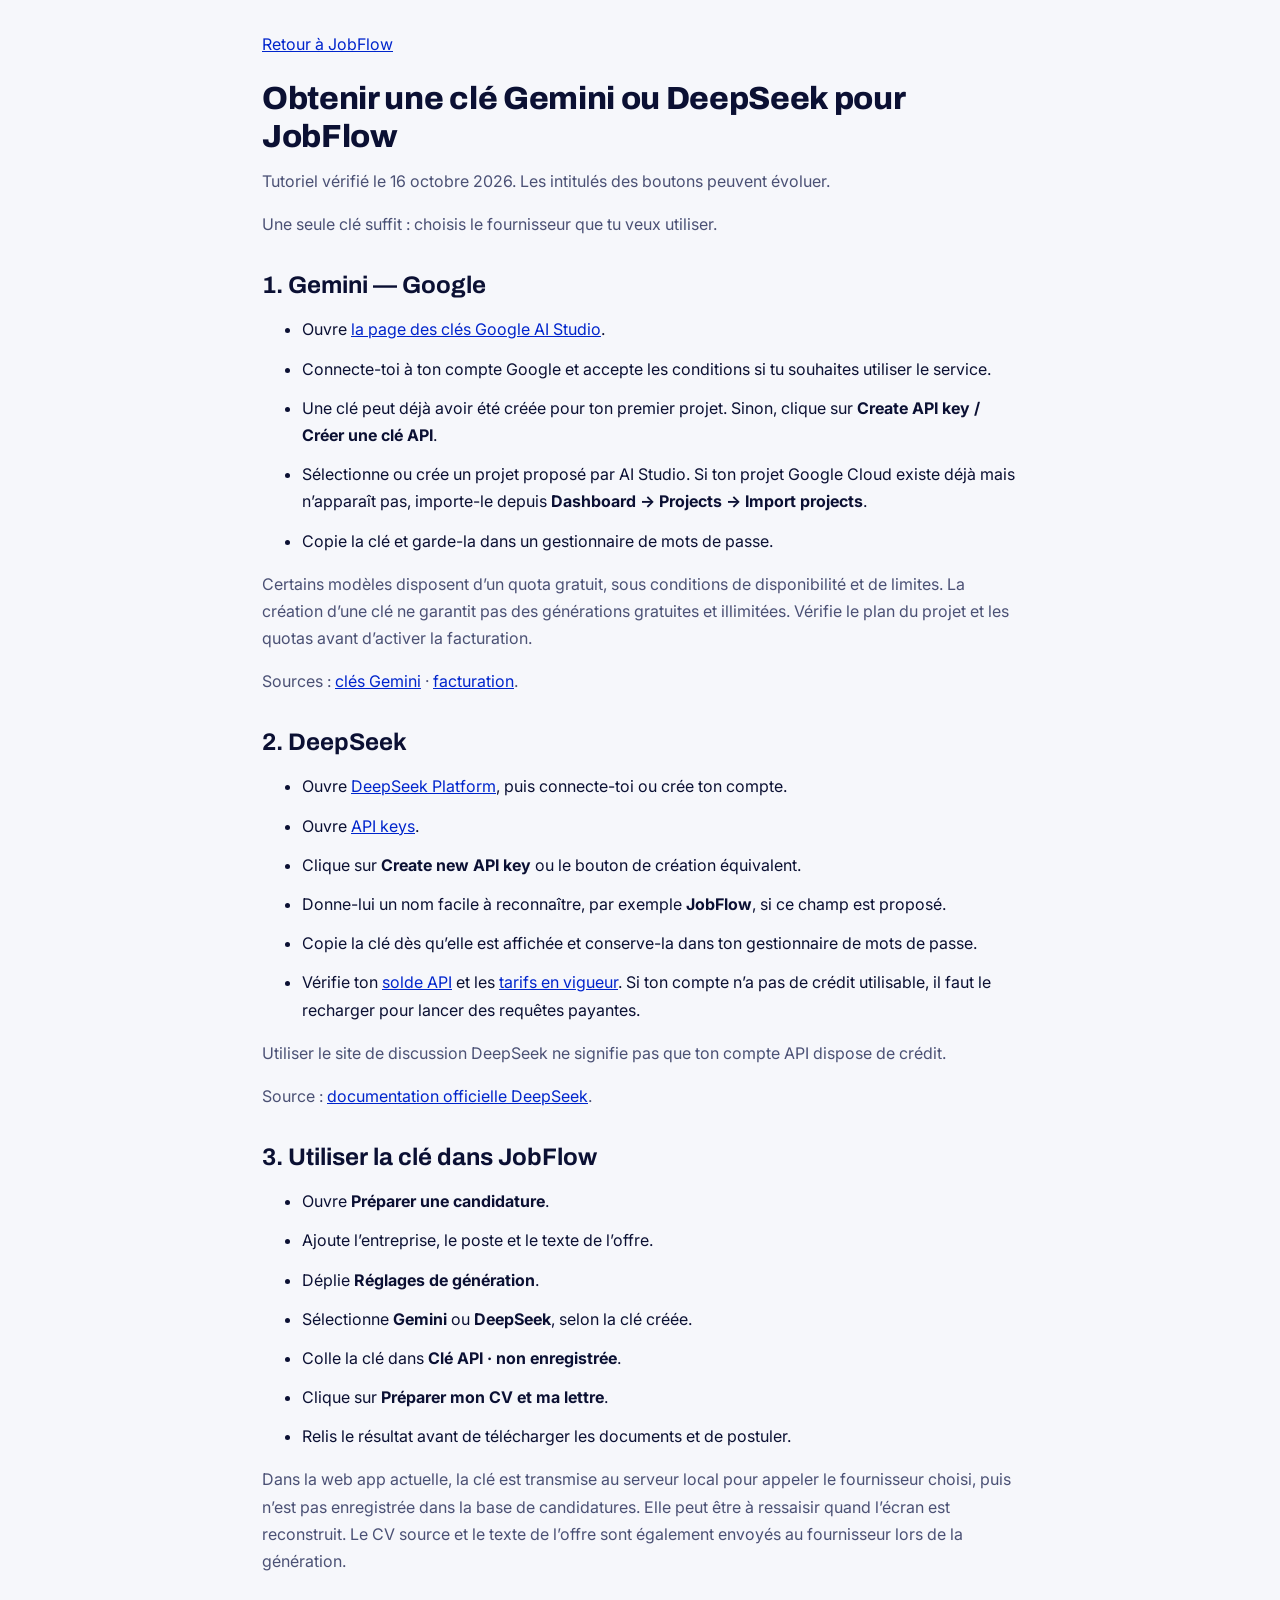
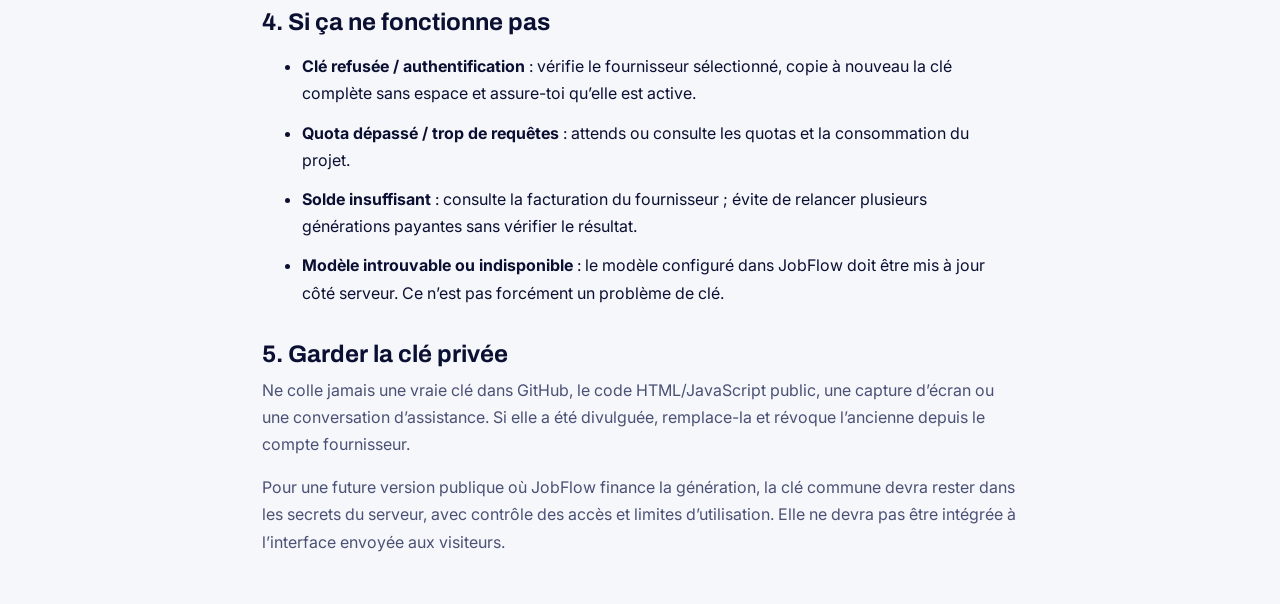
<file: web/api-keys.html>
<!doctype html><html lang="fr"><head><meta charset="utf-8"><meta name="viewport" content="width=device-width,initial-scale=1"><title>Clés API · JobFlow</title><link rel="stylesheet" href="styles.css"><style>main{max-width:820px}h2{margin-top:32px}li{margin-bottom:12px}p,li{line-height:1.7}h1{margin-top:24px}</style></head><body><main><a href="/#prepare">Retour à JobFlow</a><h1>Obtenir une clé Gemini ou DeepSeek pour JobFlow</h1><p>Tutoriel vérifié le 16 octobre 2026. Les intitulés des boutons peuvent évoluer.</p><p>Une seule clé suffit : choisis le fournisseur que tu veux utiliser.</p><h2>1. Gemini — Google</h2><ul><li>Ouvre <a href="https://aistudio.google.com/apikey" target="_blank" rel="noopener noreferrer">la page des clés Google AI Studio</a>.</li><li>Connecte-toi à ton compte Google et accepte les conditions si tu souhaites utiliser le service.</li><li>Une clé peut déjà avoir été créée pour ton premier projet. Sinon, clique sur <strong>Create API key / Créer une clé API</strong>.</li><li>Sélectionne ou crée un projet proposé par AI Studio. Si ton projet Google Cloud existe déjà mais n’apparaît pas, importe-le depuis <strong>Dashboard → Projects → Import projects</strong>.</li><li>Copie la clé et garde-la dans un gestionnaire de mots de passe.</li></ul><p>Certains modèles disposent d’un quota gratuit, sous conditions de disponibilité et de limites. La création d’une clé ne garantit pas des générations gratuites et illimitées. Vérifie le plan du projet et les quotas avant d’activer la facturation.</p><p>Sources : <a href="https://ai.google.dev/gemini-api/docs/api-key" target="_blank" rel="noopener noreferrer">clés Gemini</a> · <a href="https://ai.google.dev/gemini-api/docs/billing" target="_blank" rel="noopener noreferrer">facturation</a>.</p><h2>2. DeepSeek</h2><ul><li>Ouvre <a href="https://platform.deepseek.com/" target="_blank" rel="noopener noreferrer">DeepSeek Platform</a>, puis connecte-toi ou crée ton compte.</li><li>Ouvre <a href="https://platform.deepseek.com/api_keys" target="_blank" rel="noopener noreferrer">API keys</a>.</li><li>Clique sur <strong>Create new API key</strong> ou le bouton de création équivalent.</li><li>Donne-lui un nom facile à reconnaître, par exemple <strong>JobFlow</strong>, si ce champ est proposé.</li><li>Copie la clé dès qu’elle est affichée et conserve-la dans ton gestionnaire de mots de passe.</li><li>Vérifie ton <a href="https://platform.deepseek.com/balance" target="_blank" rel="noopener noreferrer">solde API</a> et les <a href="https://api-docs.deepseek.com/quick_start/pricing" target="_blank" rel="noopener noreferrer">tarifs en vigueur</a>. Si ton compte n’a pas de crédit utilisable, il faut le recharger pour lancer des requêtes payantes.</li></ul><p>Utiliser le site de discussion DeepSeek ne signifie pas que ton compte API dispose de crédit.</p><p>Source : <a href="https://api-docs.deepseek.com/" target="_blank" rel="noopener noreferrer">documentation officielle DeepSeek</a>.</p><h2>3. Utiliser la clé dans JobFlow</h2><ul><li>Ouvre <strong>Préparer une candidature</strong>.</li><li>Ajoute l’entreprise, le poste et le texte de l’offre.</li><li>Déplie <strong>Réglages de génération</strong>.</li><li>Sélectionne <strong>Gemini</strong> ou <strong>DeepSeek</strong>, selon la clé créée.</li><li>Colle la clé dans <strong>Clé API · non enregistrée</strong>.</li><li>Clique sur <strong>Préparer mon CV et ma lettre</strong>.</li><li>Relis le résultat avant de télécharger les documents et de postuler.</li></ul><p>Dans la web app actuelle, la clé est transmise au serveur local pour appeler le fournisseur choisi, puis n’est pas enregistrée dans la base de candidatures. Elle peut être à ressaisir quand l’écran est reconstruit. Le CV source et le texte de l’offre sont également envoyés au fournisseur lors de la génération.</p><h2>4. Si ça ne fonctionne pas</h2><ul><li><strong>Clé refusée / authentification</strong> : vérifie le fournisseur sélectionné, copie à nouveau la clé complète sans espace et assure-toi qu’elle est active.</li><li><strong>Quota dépassé / trop de requêtes</strong> : attends ou consulte les quotas et la consommation du projet.</li><li><strong>Solde insuffisant</strong> : consulte la facturation du fournisseur ; évite de relancer plusieurs générations payantes sans vérifier le résultat.</li><li><strong>Modèle introuvable ou indisponible</strong> : le modèle configuré dans JobFlow doit être mis à jour côté serveur. Ce n’est pas forcément un problème de clé.</li></ul><h2>5. Garder la clé privée</h2><p>Ne colle jamais une vraie clé dans GitHub, le code HTML/JavaScript public, une capture d’écran ou une conversation d’assistance. Si elle a été divulguée, remplace-la et révoque l’ancienne depuis le compte fournisseur.</p><p>Pour une future version publique où JobFlow finance la génération, la clé commune devra rester dans les secrets du serveur, avec contrôle des accès et limites d’utilisation. Elle ne devra pas être intégrée à l’interface envoyée aux visiteurs.</p></main></body></html>
</file>
<file: web/styles.css>
@import url("https://fonts.googleapis.com/css2?family=Archivo:wght@700;800&display=swap");
@import url("https://fonts.googleapis.com/css2?family=Inter:wght@400;600;700&display=swap");
:root {
  --brand:#0025CC; --brand-deep:#001A8F; --brand-soft:#E6EBFF; --brand-text:#0025CC;
  --on-brand:#FFFFFF; --spark:#FF7A1A; --ink:#0B1033; --ink-muted:#4B5175;
  --surface:#F6F7FB; --surface-raised:#FFFFFF; --line:#DCE0EC;
  --status-todo:#5E6485; --status-sent:#0025CC; --status-interview:#A34A00;
  --status-offer:#0B7A47; --status-closed:#8A3A3A;
  --font-display:"Archivo","Arial Black",system-ui,sans-serif;
  --font-sans:"Inter",system-ui,-apple-system,"Segoe UI",sans-serif;
  --space-1:4px; --space-2:8px; --space-3:12px; --space-4:16px;
  --space-6:24px; --space-8:32px; --space-12:48px;
  --radius-sm:6px; --radius-md:12px; --radius-lg:20px; --radius-pill:999px;
  --shadow-card:0 1px 2px rgba(11,16,51,.06),0 2px 8px rgba(11,16,51,.06);
  --shadow-lift:0 8px 24px rgba(11,16,51,.14);
  font:400 16px/24px var(--font-sans); color:var(--ink); background:var(--surface); color-scheme:light;
}
* { box-sizing:border-box; }
body { margin:0; }
button,input,textarea,select { font:inherit; }
button,a { -webkit-tap-highlight-color:transparent; touch-action:manipulation; }
button { cursor:pointer; }
a { color:var(--brand-text); }
svg.icon { width:20px; height:20px; stroke:currentColor; stroke-width:1.5; fill:none; stroke-linecap:round; stroke-linejoin:round; flex-shrink:0; }
h1,h2,p { margin-top:0; }
h1 { font:800 32px/38px var(--font-display); letter-spacing:-.01em; margin-bottom:12px; }
h2 { font:700 24px/30px var(--font-display); margin-bottom:8px; }
h3 { font:600 18px/24px var(--font-sans); margin:0 0 8px; }
p { color:var(--ink-muted); margin-bottom:16px; }
small,.small,.hint { font-size:14px; line-height:20px; color:var(--ink-muted); }
.label { font:700 12px/16px var(--font-sans); letter-spacing:.12em; text-transform:uppercase; }
button,.button { min-height:48px; padding:0 24px; border:1px solid var(--ink-muted); border-radius:var(--radius-md); background:var(--surface-raised); color:var(--ink); display:inline-flex; align-items:center; justify-content:center; gap:8px; font-weight:600; text-decoration:none; transition:background 150ms ease-out,border-color 150ms ease-out; }
button:disabled { opacity:.4; cursor:default; }
.primary { color:var(--on-brand); background:var(--brand); border-color:var(--brand); }
.ghost { background:none; border-color:transparent; color:var(--brand-text); padding:0 12px; }
.icon-button { width:48px; padding:0; }
button:active:not(:disabled) { background:var(--surface); }
.primary:active:not(:disabled) { background:var(--brand-deep); border-color:var(--brand-deep); }
:focus-visible { outline:2px solid var(--brand); outline-offset:3px; box-shadow:0 0 0 6px var(--brand-soft); }
[hidden] { display:none!important; }
.skip { position:fixed; top:-100px; left:16px; z-index:100; padding:12px; background:var(--surface-raised); }
.skip:focus { top:16px; }
.sidebar { position:fixed; inset:0 auto 0 0; width:240px; padding:32px 16px; border-right:1px solid var(--line); background:var(--surface-raised); display:flex; flex-direction:column; }
.brand { display:flex; align-items:center; gap:12px; padding:0 12px; text-decoration:none; color:var(--ink); font:800 24px/30px var(--font-display); }
.logo-mark { display:block; position:relative; width:32px; height:32px; flex-shrink:0; overflow:hidden; background:#0025CC; border-radius:6px; }
.logo-mark img { position:absolute; max-width:none; width:160px; height:160px; left:-59px; top:-50px; }
.sidebar nav { margin-top:48px; display:grid; gap:8px; }
.sidebar nav a { display:flex; gap:12px; align-items:center; padding:12px 16px; min-height:48px; color:var(--ink-muted); border-radius:12px; text-decoration:none; }
.sidebar nav a.active { color:var(--brand-text); background:var(--brand-soft); font-weight:600; }
.sidebar-bottom { margin-top:auto; padding:24px 12px 0; }
.sidebar-bottom p { margin-bottom:8px; }
.goal-setting { display:flex; align-items:center; justify-content:space-between; gap:8px; margin-bottom:16px; }
.goal-setting label { font-size:14px; font-weight:400; margin:0; }
.goal-setting input { width:60px; min-height:44px; padding:8px; }
.local { display:flex; gap:8px; align-items:center; font-size:12px; line-height:20px; }
.workspace { margin-left:240px; }
.topbar { min-height:80px; display:flex; gap:16px; align-items:center; justify-content:space-between; padding:16px 32px; border-bottom:1px solid var(--line); background:var(--surface-raised); }
.topbar .small { margin:0; }
.header-right { display:flex; gap:16px; align-items:center; }
.weekly { border-radius:999px; background:var(--brand-soft); color:var(--brand-text); padding:8px 16px; font-size:14px; line-height:20px; font-weight:600; white-space:nowrap; }
.weekly.reached { background:var(--spark); color:var(--ink); }
.account { display:grid; place-items:center; width:36px; height:36px; border-radius:50%; background:var(--surface); color:var(--ink-muted); font-size:12px; font-weight:700; }
.mobile-brand { display:none; }
main { padding:32px; max-width:1664px; margin:auto; }
.intro { display:flex; justify-content:space-between; align-items:center; gap:24px; margin-bottom:32px; }
.intro p { margin:0; max-width:65ch; }
.intro .primary { flex-shrink:0; }
.toolbar { display:flex; justify-content:space-between; gap:16px; margin-bottom:24px; align-items:center; }
.search { display:flex; align-items:center; gap:8px; max-width:360px; width:100%; }
.search input { width:100%; background:var(--surface-raised); }
.toolbar .small { margin:0; }
.board { display:grid; grid-template-columns:repeat(4,minmax(0,1fr)); gap:24px; align-items:start; }
.column { min-width:0; min-height:360px; border-radius:12px; padding:0 0 16px; transition:background 150ms ease-out; }
.column.drop-target { background:var(--brand-soft); }
.column-heading { display:flex; align-items:center; gap:8px; min-height:40px; margin-bottom:16px; }
.column-heading .dot { width:8px; height:8px; background:var(--status-color); border-radius:50%; flex-shrink:0; }
.column-heading .label { margin:0; font-size:12px; line-height:16px; }
.count { color:var(--ink-muted); margin-left:auto; background:var(--surface-raised); border:1px solid var(--line); border-radius:6px; padding:1px 8px; font-size:12px; }
.todo { --status-color:var(--status-todo); }.sent { --status-color:var(--status-sent); }.interview { --status-color:var(--status-interview); }.offer { --status-color:var(--status-offer); }.closed { --status-color:var(--status-closed); }
.cards { display:grid; gap:12px; min-height:140px; }
.candidate { display:block; width:100%; min-height:144px; padding:16px; text-align:left; background:var(--surface-raised); border:1px solid var(--line); border-radius:12px; box-shadow:var(--shadow-card); color:var(--ink); font-weight:400; }
.candidate h3 { overflow-wrap:anywhere; }
.candidate p { margin-bottom:16px; font-size:14px; line-height:20px; }
.card-footer { display:flex; flex-wrap:wrap; align-items:center; gap:8px; justify-content:space-between; }
.card-footer time { font-size:12px; line-height:16px; color:var(--ink-muted); }
.badge { display:inline-flex; align-items:center; gap:4px; border-radius:999px; height:24px; padding:0 10px; color:var(--status-color); background:color-mix(in srgb,var(--status-color) 10%,transparent); font-size:12px; line-height:16px; white-space:nowrap; }
.badge svg { width:14px; height:14px; }
.candidate.dragging { opacity:.4; transform:rotate(1deg); box-shadow:var(--shadow-lift); }
.column-empty { border:1px dashed var(--line); border-radius:12px; padding:24px 16px; text-align:center; color:var(--ink-muted); font-size:14px; line-height:20px; }
.empty { padding:48px 24px; text-align:center; border:1px solid var(--line); background:var(--surface-raised); border-radius:20px; margin-bottom:32px; }
.empty p { max-width:50ch; margin:8px auto 0; }
.mobile-statuses { display:none; }
.board-note { display:flex; gap:8px; align-items:center; margin:24px 0 0; font-size:14px; line-height:20px; color:var(--ink-muted); }
.panel { padding:24px; border:1px solid var(--line); border-radius:12px; background:var(--surface-raised); }
.panel>p:last-child { margin-bottom:0; }
.stack { display:grid; gap:24px; }
.offer-panel { max-width:800px; margin:0 auto; }
.editor-grid { display:grid; grid-template-columns:1fr 1fr; gap:24px; align-items:start; }
.fields { display:grid; grid-template-columns:1fr 1fr; gap:16px; }
.field { margin-bottom:24px; }
label { display:block; font-size:14px; line-height:20px; font-weight:600; margin-bottom:8px; }
input,textarea,select { display:block; width:100%; min-height:44px; background:var(--surface-raised); color:var(--ink); border:1px solid var(--ink-muted); border-radius:6px; padding:10px 12px; }
textarea { line-height:24px; resize:vertical; }
input[aria-invalid="true"],textarea[aria-invalid="true"] { border-color:var(--status-closed); }
.error { color:var(--status-closed); font-size:14px; line-height:20px; margin:8px 0 0; }
.hint { margin:8px 0 0; }
.actions { display:flex; flex-wrap:wrap; gap:12px; align-items:center; }
.action-footer { display:flex; flex-wrap:wrap; align-items:center; justify-content:space-between; gap:24px; margin-top:32px; padding-top:24px; border-top:1px solid var(--line); }
.action-footer p { margin:0; }
.stepper { display:flex; list-style:none; padding:0; gap:32px; margin:0 0 32px; }
.stepper li { display:flex; align-items:center; gap:8px; color:var(--ink-muted); font-size:14px; }
.stepper b { width:28px; height:28px; display:grid; place-items:center; border:1px solid var(--line); border-radius:50%; font-size:12px; }
.stepper .current { color:var(--brand-text); font-weight:600; }
.stepper .current b { background:var(--brand); color:var(--on-brand); border-color:var(--brand); }
.summary-card { display:flex; align-items:center; justify-content:space-between; flex-wrap:wrap; gap:16px; padding:16px 24px; background:var(--brand-soft); border-radius:12px; margin-bottom:24px; }
.summary-card p { margin:0; color:var(--ink-muted); }
details { margin-top:24px; border-top:1px solid var(--line); padding-top:16px; }
summary { cursor:pointer; min-height:44px; font-weight:600; font-size:14px; }
.sheet { padding:24px; border:1px solid var(--line); border-radius:6px; margin-top:24px; max-height:480px; overflow:auto; }
.sheet h3 { margin-top:24px; }
.sheet p,.sheet li { font-size:14px; line-height:20px; }
.preview-button { margin-top:16px; }
.check { display:flex; gap:12px; align-items:flex-start; font-weight:400; }
.check input { width:20px; min-height:20px; margin-top:2px; }
.notice { position:fixed; left:50%; bottom:24px; transform:translateX(-50%); max-width:calc(100vw - 32px); padding:16px 24px; background:var(--ink); color:var(--surface); border-radius:12px; box-shadow:var(--shadow-lift); z-index:30; }
.spinner { width:18px; height:18px; border:2px solid var(--on-brand); border-right-color:transparent; border-radius:50%; animation:spin .8s linear infinite; }
@keyframes spin { to { transform:rotate(360deg); } }
dialog { color:var(--ink); background:var(--surface-raised); border:1px solid var(--line); border-radius:20px; padding:24px; max-width:560px; width:calc(100% - 32px); box-shadow:var(--shadow-lift); }
dialog::backdrop { background:rgba(11,16,51,.4); }
dialog.drawer { position:fixed; inset:0 0 0 auto; margin:0; height:100dvh; max-height:none; width:min(520px,100%); max-width:none; border-radius:20px 0 0 20px; overflow:auto; }
.dialog-head { display:flex; justify-content:space-between; align-items:flex-start; gap:16px; margin-bottom:24px; }
.dialog-head h2 { margin:0; }
.history { padding-left:20px; font-size:14px; line-height:24px; color:var(--ink-muted); }
.archives { display:grid; grid-template-columns:repeat(3,minmax(0,1fr)); gap:24px; }
.profile-details { max-width:880px; }
.profile-details details:first-of-type { border-top:0; margin-top:0; }
.bottom-nav { display:none; }
@media(hover:hover) and (pointer:fine) {
  button:hover:not(:disabled),.button:hover { background:var(--surface); }
  .primary:hover:not(:disabled) { background:var(--brand-deep); border-color:var(--brand-deep); }
  .ghost:hover { text-decoration:underline; background:none; }
  .candidate:hover { background:var(--surface-raised); border-color:var(--brand-soft); }
  .sidebar nav a:hover { background:var(--brand-soft); }
}
@media(max-width:1200px) { .board { gap:16px; } .card-footer { align-items:flex-start; } .candidate { padding:16px 12px; } }
@media(max-width:1000px) {
  .sidebar { width:208px; padding:24px 12px; }.workspace { margin-left:208px; }
  main { padding:24px; }.board { grid-template-columns:repeat(2,minmax(0,1fr));gap:24px; }
  .editor-grid { grid-template-columns:1fr; }.archives { grid-template-columns:repeat(2,minmax(0,1fr)); }
}
@media(max-width:700px) {
  .sidebar { display:none; }.workspace { margin-left:0; }
  .topbar { min-height:72px; padding:calc(12px + env(safe-area-inset-top,0px)) 16px 12px; gap:8px; }
  .mobile-brand { display:flex; align-items:center; gap:8px; text-decoration:none; color:var(--ink); font:800 20px/24px var(--font-display); }
  #breadcrumb,.account { display:none; }.header-right { gap:8px; }.weekly { font-size:12px; padding:8px 10px; }
  main { padding:24px 16px calc(104px + env(safe-area-inset-bottom,0px)); }
  .intro { display:block; margin-bottom:24px; }.intro h1 { font-size:32px; line-height:38px; }.intro button { margin-top:24px; width:100%; }
  .toolbar { flex-wrap:wrap; }.search { max-width:none; }.toolbar .small { display:none; }
  .board { display:block; }.column { display:none; min-height:320px; }.column.is-visible { display:block; }
  .column-heading { display:none; }.cards { gap:12px; }.candidate { padding:16px; }
  .mobile-statuses { display:flex; gap:4px; overflow-x:auto; margin:0 0 24px; border-bottom:1px solid var(--line); }
  .mobile-statuses button { min-height:48px; padding:0 8px; border:0; border-radius:0; font-size:12px; white-space:nowrap; color:var(--ink-muted); background:none; }
  .mobile-statuses button[aria-selected="true"] { border-bottom:2px solid var(--brand); color:var(--brand-text); }
  .empty { padding:32px 16px; }.empty h2 { font-size:24px; }.fields { grid-template-columns:1fr; gap:0; }
  .panel { padding:24px 16px; }.stepper { gap:16px; }.stepper li { font-size:12px; gap:4px; }.stepper b { width:24px;height:24px; }
  .actions button { flex:1; }.action-footer { align-items:stretch; flex-direction:column; gap:16px; }.action-footer .primary { width:100%; }
  .archives { grid-template-columns:1fr; }.board-note { align-items:flex-start; }
  .bottom-nav { position:fixed; inset:auto 0 0; display:grid; grid-template-columns:repeat(4,1fr); padding:4px 4px calc(8px + env(safe-area-inset-bottom,0px)); background:var(--surface-raised); border-top:1px solid var(--line); z-index:20; }
  .bottom-nav a { display:flex; flex-direction:column; gap:4px; align-items:center; justify-content:center; min-height:56px; font-size:12px; line-height:16px; text-decoration:none; color:var(--ink-muted); }
  .bottom-nav a.active { color:var(--brand-text); font-weight:600; }.notice { bottom:calc(88px + env(safe-area-inset-bottom,0px)); width:max-content; }
  dialog.drawer { border-radius:20px 20px 0 0; inset:auto 0 0; width:100%; height:92dvh; }
  input,textarea,select { font-size:16px; }
}
@media(prefers-color-scheme:dark) {
  :root { --brand:#3552EE;--brand-deep:#2440D6;--brand-soft:#16205A;--brand-text:#9AAEFF;--spark:#FF8A33;--ink:#EEF0FA;--ink-muted:#A7ADCB;--surface:#0A0E24;--surface-raised:#121838;--line:#262E57;--status-todo:#A7ADCB;--status-sent:#9AAEFF;--status-interview:#FFB066;--status-offer:#5FD69B;--status-closed:#F2A3A3;color-scheme:dark; }
}
@media(prefers-reduced-motion:reduce) { *,*::before,*::after { animation:none!important;transition:none!important;scroll-behavior:auto!important; } }
@media(prefers-contrast:more) { .candidate,.panel,input,textarea,select { border-color:var(--ink-muted); } }
@media print { .sidebar,.topbar,.bottom-nav,.notice,.action-footer,button,.toolbar,.mobile-statuses { display:none!important; }.workspace { margin:0; }main { padding:0; }.sheet { max-height:none;overflow:visible; }.board { display:block; }.column { display:block; } }

@media(max-width:700px){.board-note .desktop-hint{display:none}.board-note .mobile-hint{display:inline}}
@media(min-width:701px){.board-note .mobile-hint{display:none}}

.profile-item{border:1px solid var(--line);border-radius:var(--radius-md);padding:16px;margin:24px 0;min-width:0}.profile-item legend{font-size:14px;font-weight:600;padding:0 8px}.profile-item .field:last-child{margin-bottom:0}
</file>
